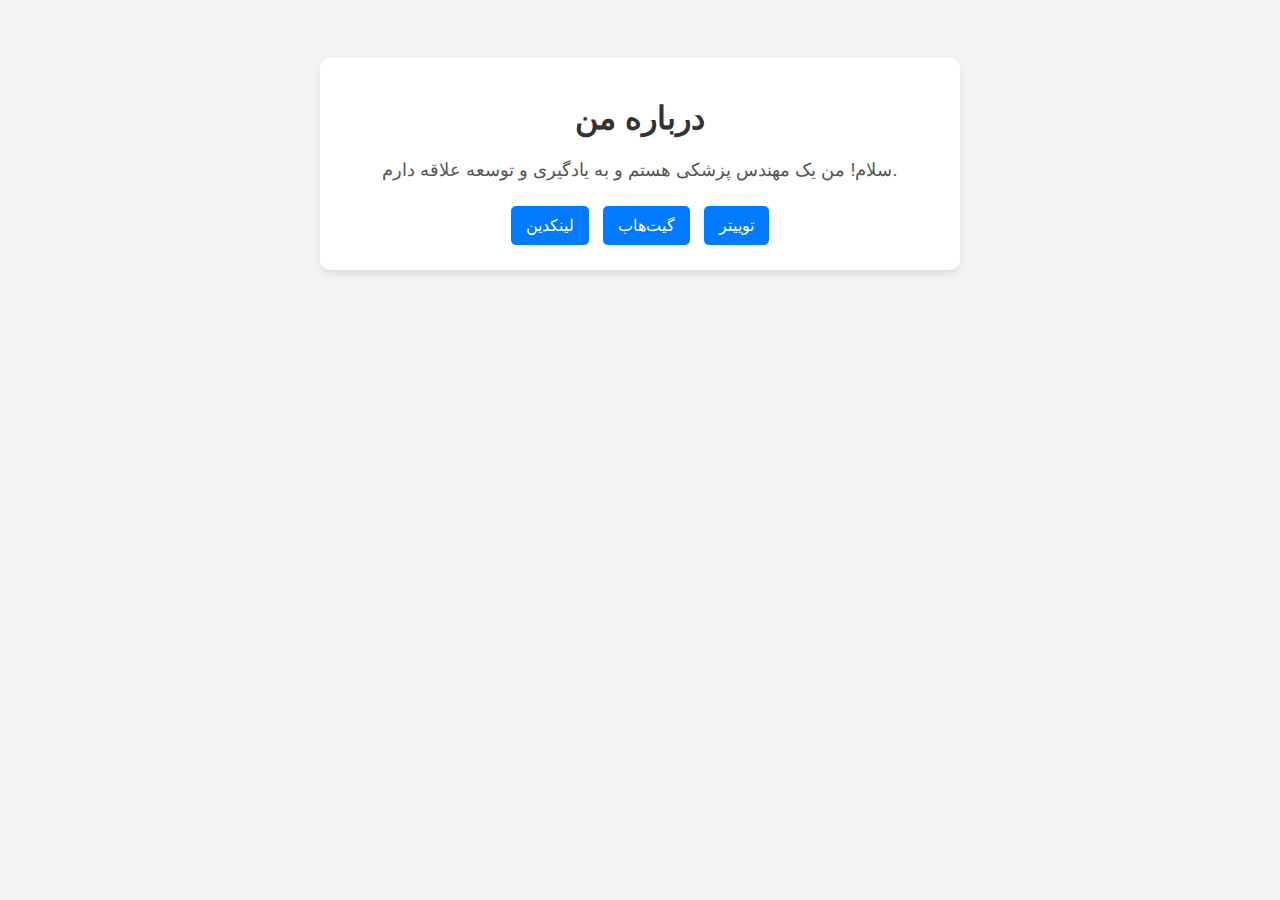
<file: index.HTML>
<!DOCTYPE html>
<html lang="fa">
<head>
    <meta charset="UTF-8">
    <meta name="viewport" content="width=device-width, initial-scale=1.0">
    <title>بیوگرافی من</title>
    <style>
        body { font-family: Arial, sans-serif; text-align: center; padding: 50px; background: #f4f4f4; }
        .container { max-width: 600px; margin: auto; padding: 20px; background: white; border-radius: 10px; box-shadow: 0px 4px 8px rgba(0, 0, 0, 0.1); }
        h1 { color: #333; }
        p { color: #555; font-size: 18px; }
        .links { margin-top: 20px; }
        a { text-decoration: none; color: white; background: #007bff; padding: 10px 15px; border-radius: 5px; display: inline-block; margin: 5px; transition: 0.3s; }
        a:hover { background: #0056b3; }
    </style>
</head>
<body>
    <div class="container">
        <h1>درباره من</h1>
        <p>سلام! من یک مهندس پزشکی هستم و به یادگیری و توسعه علاقه دارم.</p>
        <div class="links">
            <a href="https://linkedin.com" target="_blank">لینکدین</a>
            <a href="https://github.com" target="_blank">گیت‌هاب</a>
            <a href="https://twitter.com" target="_blank">توییتر</a>
        </div>
    </div>
</body>
</html>
</file>
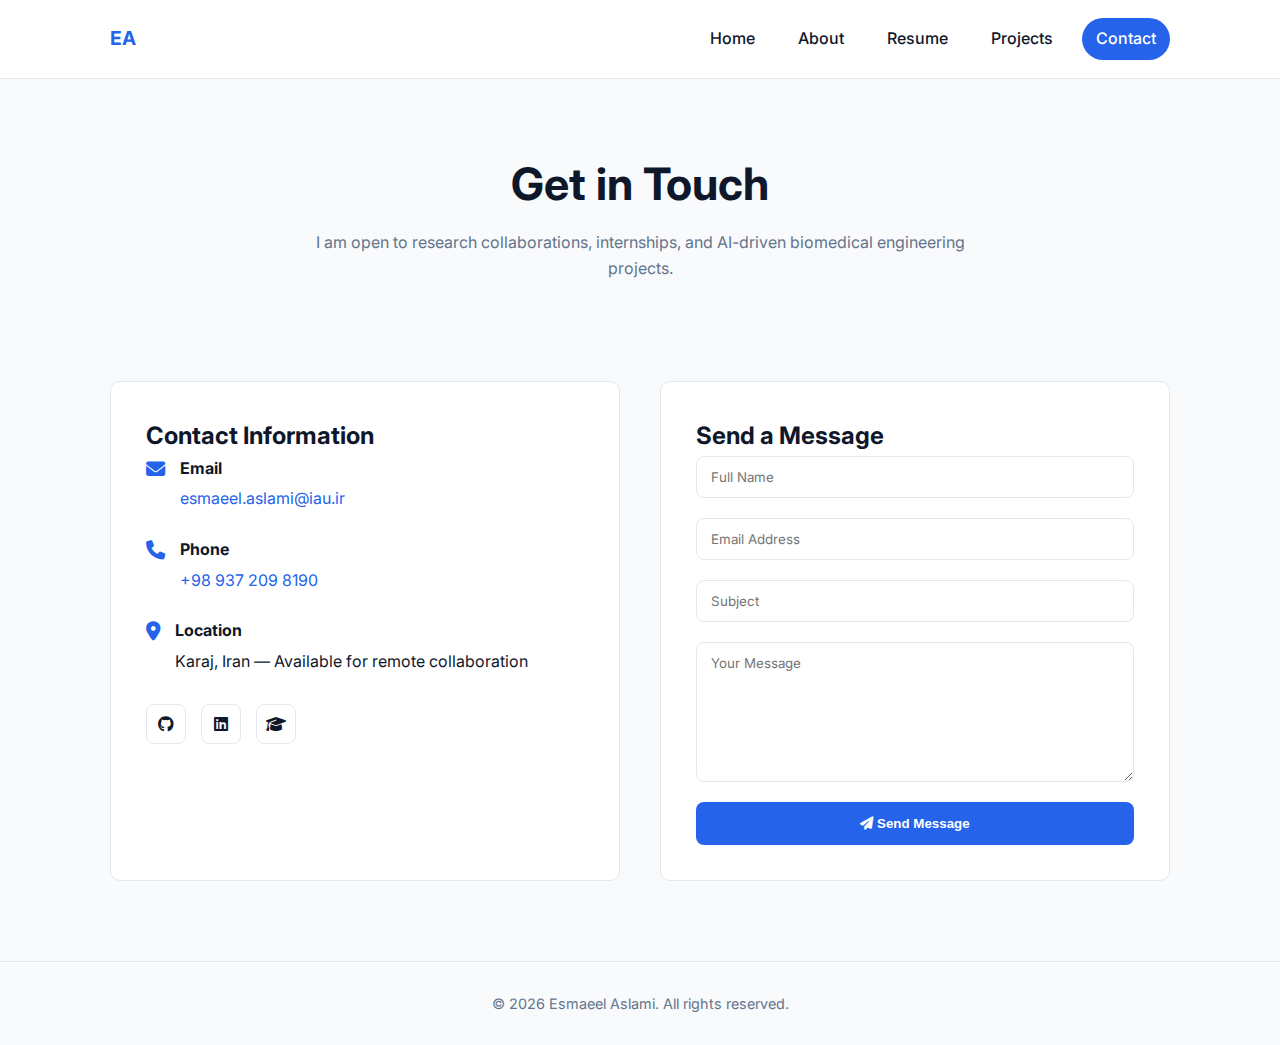
<file: contact.html>
<!DOCTYPE html>
<html lang="en">
<head>
<meta charset="utf-8">
<title>Contact — Esmaeel Aslami</title>
<meta name="viewport" content="width=device-width, initial-scale=1">

<link href="https://fonts.googleapis.com/css2?family=Inter:wght@400;500;600;700&display=swap" rel="stylesheet">
<link rel="stylesheet" href="https://cdnjs.cloudflare.com/ajax/libs/font-awesome/6.4.0/css/all.min.css">

<style>
:root{
    --primary:#2563eb;
    --dark:#0f172a;
    --gray:#64748b;
    --light:#f8fafc;
    --white:#ffffff;
    --border:#e2e8f0;
    --radius:10px;
}

*{margin:0;padding:0;box-sizing:border-box}

body{
    font-family:'Inter',sans-serif;
    background:var(--light);
    color:var(--dark);
    line-height:1.6;
}

.container{
    max-width:1100px;
    margin:auto;
    padding:0 20px;
}

/* NAV */
nav{
    background:#fff;
    padding:18px 0;
    border-bottom:1px solid var(--border);
}

.nav-container{
    display:flex;
    justify-content:space-between;
    align-items:center;
}

.logo{
    font-weight:700;
    color:var(--primary);
    font-size:1.2rem;
}

.nav-links{
    display:flex;
    gap:15px;
}

.nav-links a{
    text-decoration:none;
    color:var(--dark);
    font-weight:500;
    padding:8px 14px;
    border-radius:25px;
}

.nav-links a:hover,
.nav-links a.active{
    background:var(--primary);
    color:#fff;
}

/* HEADER */
header{
    padding:70px 0 50px 0;
    text-align:center;
}

header h1{
    font-size:2.8rem;
    margin-bottom:10px;
}

header p{
    color:var(--gray);
    max-width:650px;
    margin:auto;
}

/* CONTACT GRID */
.contact-container{
    display:grid;
    grid-template-columns:1fr 1fr;
    gap:40px;
    padding:50px 0 80px 0;
}

.card{
    background:#fff;
    padding:35px;
    border-radius:var(--radius);
    border:1px solid var(--border);
}

/* CONTACT INFO */
.contact-item{
    display:flex;
    gap:15px;
    margin-bottom:25px;
}

.contact-item i{
    font-size:1.2rem;
    color:var(--primary);
    margin-top:4px;
}

.contact-item h4{
    margin-bottom:5px;
}

.contact-item a{
    color:var(--primary);
    text-decoration:none;
}

.contact-item a:hover{
    text-decoration:underline;
}

/* SOCIAL */
.social{
    margin-top:30px;
    display:flex;
    gap:15px;
}

.social a{
    width:40px;
    height:40px;
    display:flex;
    align-items:center;
    justify-content:center;
    border:1px solid var(--border);
    border-radius:8px;
    color:var(--dark);
    text-decoration:none;
}

.social a:hover{
    background:var(--primary);
    color:#fff;
    border-color:var(--primary);
}

/* FORM */
form{
    display:flex;
    flex-direction:column;
    gap:20px;
}

input,textarea{
    width:100%;
    padding:12px 14px;
    border:1px solid var(--border);
    border-radius:8px;
    font-family:'Inter';
}

input:focus,textarea:focus{
    outline:none;
    border-color:var(--primary);
}

textarea{
    min-height:140px;
    resize:vertical;
}

button{
    background:var(--primary);
    color:#fff;
    border:none;
    padding:14px;
    border-radius:8px;
    font-weight:600;
    cursor:pointer;
}

button:hover{
    opacity:.9;
}

/* FOOTER */
footer{
    border-top:1px solid var(--border);
    text-align:center;
    padding:30px 0;
    color:var(--gray);
    font-size:.9rem;
}

/* RESPONSIVE */
@media(max-width:850px){
    .contact-container{
        grid-template-columns:1fr;
    }
}
</style>
</head>
<body>

<nav>
    <div class="container nav-container">
        <div class="logo">EA</div>
        <div class="nav-links">
            <a href="index.html">Home</a>
            <a href="about.html">About</a>
            <a href="resume.html">Resume</a>
            <a href="projects.html">Projects</a>
            <a href="contact.html" class="active">Contact</a>
        </div>
    </div>
</nav>

<header>
    <div class="container">
        <h1>Get in Touch</h1>
        <p>I am open to research collaborations, internships, and AI-driven biomedical engineering projects.</p>
    </div>
</header>

<div class="container">
    <div class="contact-container">

        <!-- Contact Info -->
        <div class="card">
            <h2>Contact Information</h2>

            <div class="contact-item">
                <i class="fas fa-envelope"></i>
                <div>
                    <h4>Email</h4>
                    <a href="mailto:esmaeel.aslami@iau.ir">esmaeel.aslami@iau.ir</a>
                </div>
            </div>

            <div class="contact-item">
                <i class="fas fa-phone"></i>
                <div>
                    <h4>Phone</h4>
                    <a href="tel:+989372098190">+98 937 209 8190</a>
                </div>
            </div>

            <div class="contact-item">
                <i class="fas fa-map-marker-alt"></i>
                <div>
                    <h4>Location</h4>
                    Karaj, Iran — Available for remote collaboration
                </div>
            </div>

            <div class="social">
                <a href="https://github.com/EsmaeelAslami" target="_blank"><i class="fab fa-github"></i></a>
                <a href="https://www.linkedin.com/in/ishmael-aslami" target="_blank"><i class="fab fa-linkedin"></i></a>
                <a href="#"><i class="fas fa-graduation-cap"></i></a>
            </div>
        </div>

        <!-- Contact Form -->
        <div class="card">
            <h2>Send a Message</h2>

            <form onsubmit="event.preventDefault(); alert('Message sent successfully!'); this.reset();">
                <input type="text" placeholder="Full Name" required>
                <input type="email" placeholder="Email Address" required>
                <input type="text" placeholder="Subject">
                <textarea placeholder="Your Message" required></textarea>
                <button type="submit">
                    <i class="fas fa-paper-plane"></i> Send Message
                </button>
            </form>
        </div>

    </div>
</div>

<footer>
    © <script>document.write(new Date().getFullYear())</script> Esmaeel Aslami. All rights reserved.
</footer>

</body>
</html>
</file>
